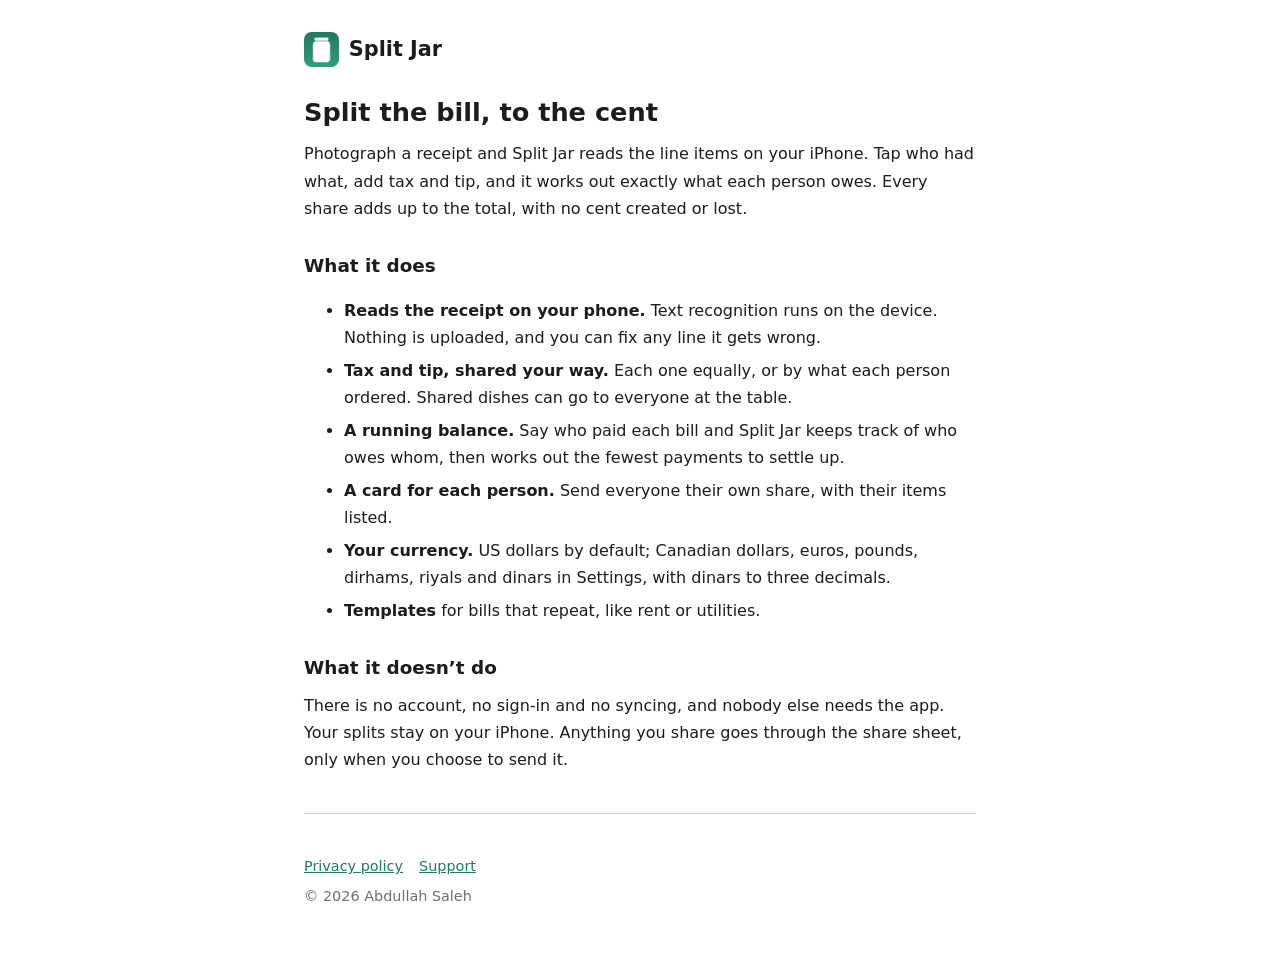
<file: index.html>
<!DOCTYPE html>
<html lang="en">
<head>
<meta charset="utf-8">
<meta name="viewport" content="width=device-width, initial-scale=1">
<title>Split Jar — split a receipt on your iPhone</title>
<meta name="description" content="Split Jar reads a receipt on your iPhone and works out exactly what each person owes, with tax and tip. No account, nothing uploaded.">
<link rel="icon" href="icon.png">
<link rel="apple-touch-icon" href="icon.png">
<link rel="stylesheet" href="style.css">
</head>
<body>
<a class="brand" href="./"><img src="icon.png" alt=""> Split Jar</a>

<h1>Split the bill, to the cent</h1>
<p>Photograph a receipt and Split Jar reads the line items on your iPhone. Tap who had what, add tax and tip, and it works out exactly what each person owes. Every share adds up to the total, with no cent created or lost.</p>

<h2>What it does</h2>
<ul>
<li><strong>Reads the receipt on your phone.</strong> Text recognition runs on the device. Nothing is uploaded, and you can fix any line it gets wrong.</li>
<li><strong>Tax and tip, shared your way.</strong> Each one equally, or by what each person ordered. Shared dishes can go to everyone at the table.</li>
<li><strong>A running balance.</strong> Say who paid each bill and Split Jar keeps track of who owes whom, then works out the fewest payments to settle up.</li>
<li><strong>A card for each person.</strong> Send everyone their own share, with their items listed.</li>
<li><strong>Your currency.</strong> US dollars by default; Canadian dollars, euros, pounds, dirhams, riyals and dinars in Settings, with dinars to three decimals.</li>
<li><strong>Templates</strong> for bills that repeat, like rent or utilities.</li>
</ul>

<h2>What it doesn’t do</h2>
<p>There is no account, no sign-in and no syncing, and nobody else needs the app. Your splits stay on your iPhone. Anything you share goes through the share sheet, only when you choose to send it.</p>

<hr>
<nav class="muted"><a href="privacy/">Privacy policy</a><a href="support/">Support</a></nav>
<p class="muted">© 2026 Abdullah Saleh</p>
</body>
</html>
</file>
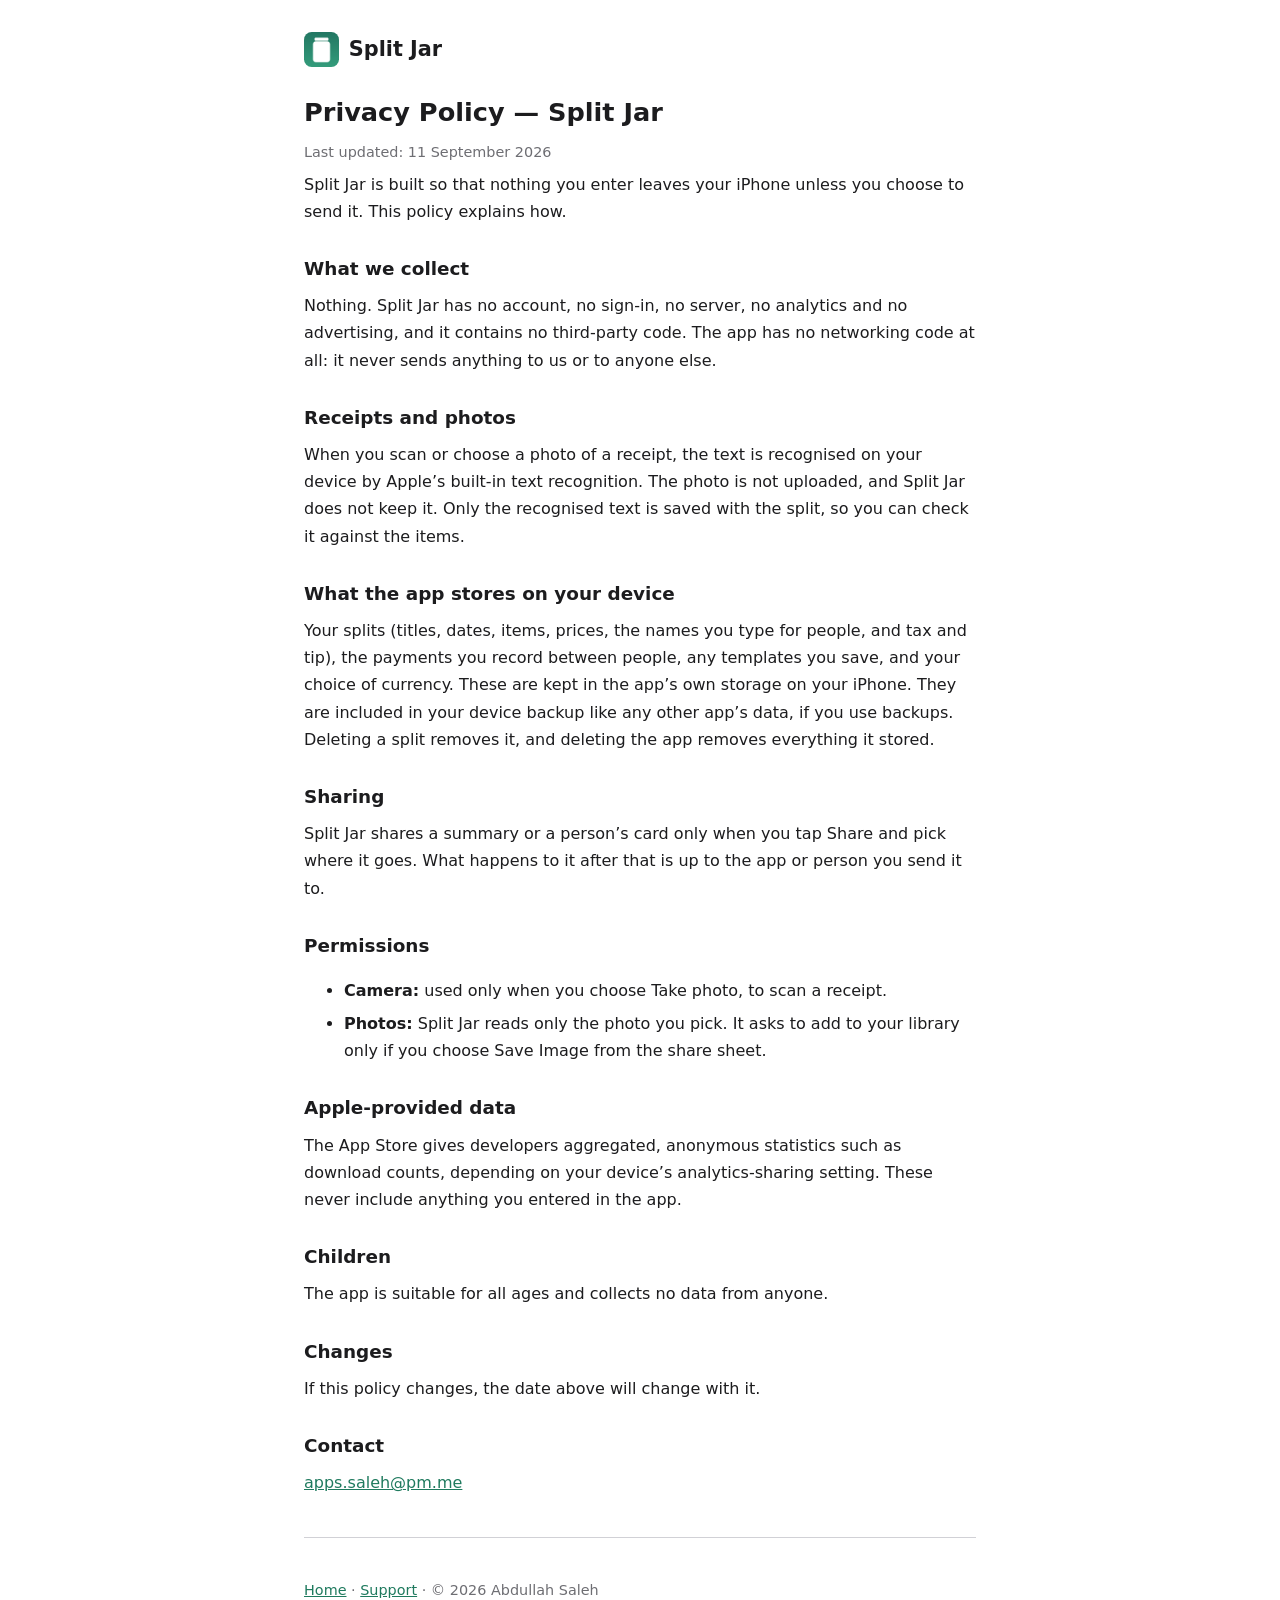
<file: privacy/index.html>
<!DOCTYPE html>
<html lang="en">
<head>
<meta charset="utf-8">
<meta name="viewport" content="width=device-width, initial-scale=1">
<title>Privacy Policy — Split Jar</title>
<meta name="description" content="Split Jar privacy policy: receipts are read on your device and nothing is collected.">
<link rel="icon" href="../icon.png">
<link rel="stylesheet" href="../style.css">
</head>
<body>
<a class="brand" href="../"><img src="../icon.png" alt=""> Split Jar</a>

<h1>Privacy Policy — Split Jar</h1>
<p class="muted">Last updated: 11 September 2026</p>
<p>Split Jar is built so that nothing you enter leaves your iPhone unless you choose to send it. This policy explains how.</p>

<h2>What we collect</h2>
<p>Nothing. Split Jar has no account, no sign-in, no server, no analytics and no advertising, and it contains no third-party code. The app has no networking code at all: it never sends anything to us or to anyone else.</p>

<h2>Receipts and photos</h2>
<p>When you scan or choose a photo of a receipt, the text is recognised on your device by Apple’s built-in text recognition. The photo is not uploaded, and Split Jar does not keep it. Only the recognised text is saved with the split, so you can check it against the items.</p>

<h2>What the app stores on your device</h2>
<p>Your splits (titles, dates, items, prices, the names you type for people, and tax and tip), the payments you record between people, any templates you save, and your choice of currency. These are kept in the app’s own storage on your iPhone. They are included in your device backup like any other app’s data, if you use backups. Deleting a split removes it, and deleting the app removes everything it stored.</p>

<h2>Sharing</h2>
<p>Split Jar shares a summary or a person’s card only when you tap Share and pick where it goes. What happens to it after that is up to the app or person you send it to.</p>

<h2>Permissions</h2>
<ul>
<li><strong>Camera:</strong> used only when you choose Take photo, to scan a receipt.</li>
<li><strong>Photos:</strong> Split Jar reads only the photo you pick. It asks to add to your library only if you choose Save Image from the share sheet.</li>
</ul>

<h2>Apple-provided data</h2>
<p>The App Store gives developers aggregated, anonymous statistics such as download counts, depending on your device’s analytics-sharing setting. These never include anything you entered in the app.</p>

<h2>Children</h2>
<p>The app is suitable for all ages and collects no data from anyone.</p>

<h2>Changes</h2>
<p>If this policy changes, the date above will change with it.</p>

<h2>Contact</h2>
<p><a href="mailto:apps.saleh@pm.me">apps.saleh@pm.me</a></p>

<hr>
<p class="muted"><a href="../">Home</a> · <a href="../support/">Support</a> · © 2026 Abdullah Saleh</p>
</body>
</html>
</file>
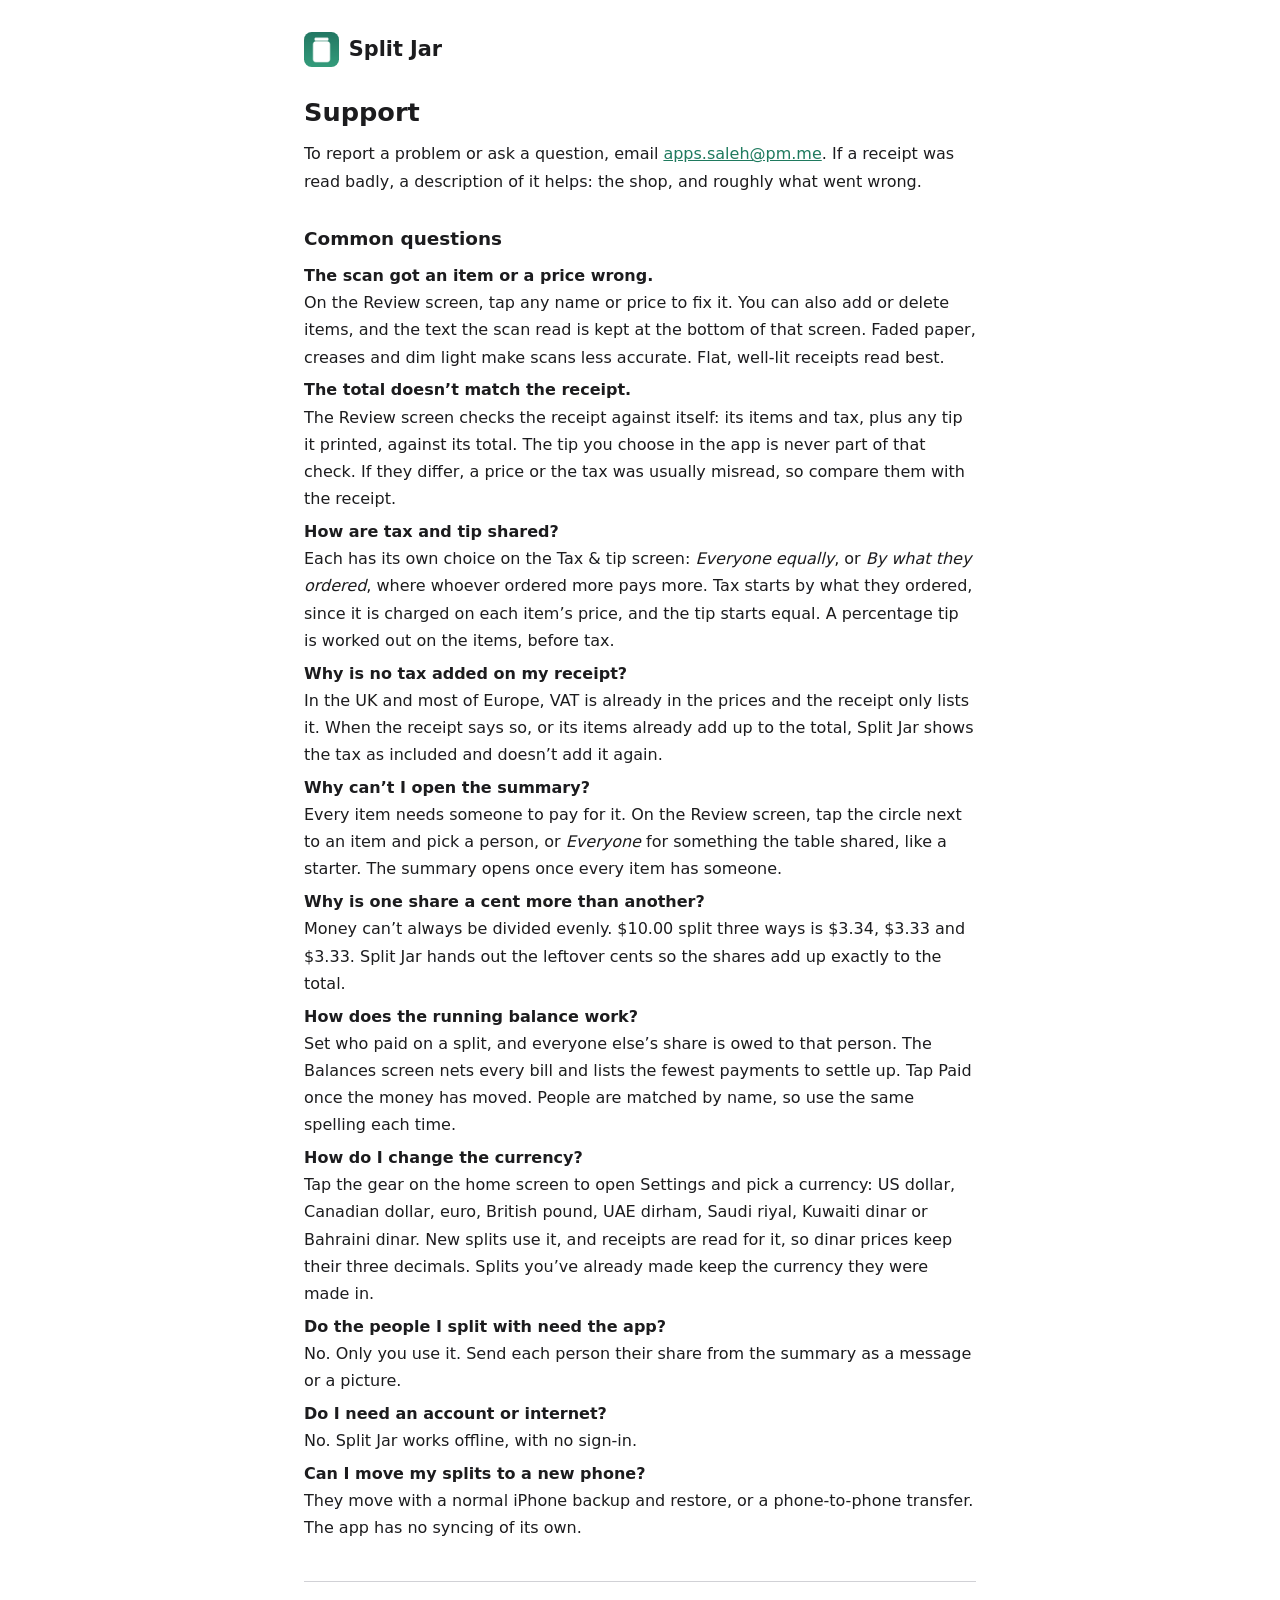
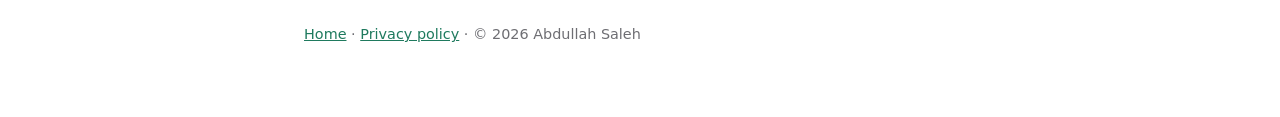
<file: support/index.html>
<!DOCTYPE html>
<html lang="en">
<head>
<meta charset="utf-8">
<meta name="viewport" content="width=device-width, initial-scale=1">
<title>Support — Split Jar</title>
<link rel="icon" href="../icon.png">
<link rel="stylesheet" href="../style.css">
</head>
<body>
<a class="brand" href="../"><img src="../icon.png" alt=""> Split Jar</a>
<h1>Support</h1>
<p>To report a problem or ask a question, email <a href="mailto:apps.saleh@pm.me">apps.saleh@pm.me</a>. If a receipt was read badly, a description of it helps: the shop, and roughly what went wrong.</p>

<h2>Common questions</h2>
<p><strong>The scan got an item or a price wrong.</strong><br>On the Review screen, tap any name or price to fix it. You can also add or delete items, and the text the scan read is kept at the bottom of that screen. Faded paper, creases and dim light make scans less accurate. Flat, well-lit receipts read best.</p>
<p><strong>The total doesn’t match the receipt.</strong><br>The Review screen checks the receipt against itself: its items and tax, plus any tip it printed, against its total. The tip you choose in the app is never part of that check. If they differ, a price or the tax was usually misread, so compare them with the receipt.</p>
<p><strong>How are tax and tip shared?</strong><br>Each has its own choice on the Tax &amp; tip screen: <em>Everyone equally</em>, or <em>By what they ordered</em>, where whoever ordered more pays more. Tax starts by what they ordered, since it is charged on each item’s price, and the tip starts equal. A percentage tip is worked out on the items, before tax.</p>
<p><strong>Why is no tax added on my receipt?</strong><br>In the UK and most of Europe, VAT is already in the prices and the receipt only lists it. When the receipt says so, or its items already add up to the total, Split Jar shows the tax as included and doesn’t add it again.</p>
<p><strong>Why can’t I open the summary?</strong><br>Every item needs someone to pay for it. On the Review screen, tap the circle next to an item and pick a person, or <em>Everyone</em> for something the table shared, like a starter. The summary opens once every item has someone.</p>
<p><strong>Why is one share a cent more than another?</strong><br>Money can’t always be divided evenly. $10.00 split three ways is $3.34, $3.33 and $3.33. Split Jar hands out the leftover cents so the shares add up exactly to the total.</p>
<p><strong>How does the running balance work?</strong><br>Set who paid on a split, and everyone else’s share is owed to that person. The Balances screen nets every bill and lists the fewest payments to settle up. Tap Paid once the money has moved. People are matched by name, so use the same spelling each time.</p>
<p><strong>How do I change the currency?</strong><br>Tap the gear on the home screen to open Settings and pick a currency: US dollar, Canadian dollar, euro, British pound, UAE dirham, Saudi riyal, Kuwaiti dinar or Bahraini dinar. New splits use it, and receipts are read for it, so dinar prices keep their three decimals. Splits you’ve already made keep the currency they were made in.</p>
<p><strong>Do the people I split with need the app?</strong><br>No. Only you use it. Send each person their share from the summary as a message or a picture.</p>
<p><strong>Do I need an account or internet?</strong><br>No. Split Jar works offline, with no sign-in.</p>
<p><strong>Can I move my splits to a new phone?</strong><br>They move with a normal iPhone backup and restore, or a phone-to-phone transfer. The app has no syncing of its own.</p>

<hr>
<p class="muted"><a href="../">Home</a> · <a href="../privacy/">Privacy policy</a> · © 2026 Abdullah Saleh</p>
</body>
</html>
</file>
<file: style.css>
:root { color-scheme: light dark; }
body { font-family: -apple-system, "Segoe UI", system-ui, sans-serif; max-width: 42rem; margin: 0 auto; padding: 2rem 1.25rem 4rem; line-height: 1.7; color: #1c1c1e; background: #fff; }
@media (prefers-color-scheme: dark) { body { color: #f2f2f7; background: #000; } a { color: #5fd0a8; } .muted { color: #98989f; } hr { border-top-color: #38383a; } }
a { color: #1f7a5e; }
h1 { font-size: 1.6rem; margin: 0 0 .25rem; }
h2 { font-size: 1.15rem; margin: 1.75rem 0 .5rem; }
p, li { margin: .35rem 0; }
.muted { color: #6e6e73; font-size: .9rem; }
.brand { display: inline-flex; align-items: center; gap: .6rem; font-weight: 800; font-size: 1.3rem; margin-bottom: 1.5rem; color: inherit; text-decoration: none; }
.brand img { width: 2.2rem; height: 2.2rem; border-radius: 22%; }
nav a { margin-inline-end: 1rem; }
hr { border: 0; border-top: 1px solid #d1d1d6; margin: 2.5rem 0; }
</file>
